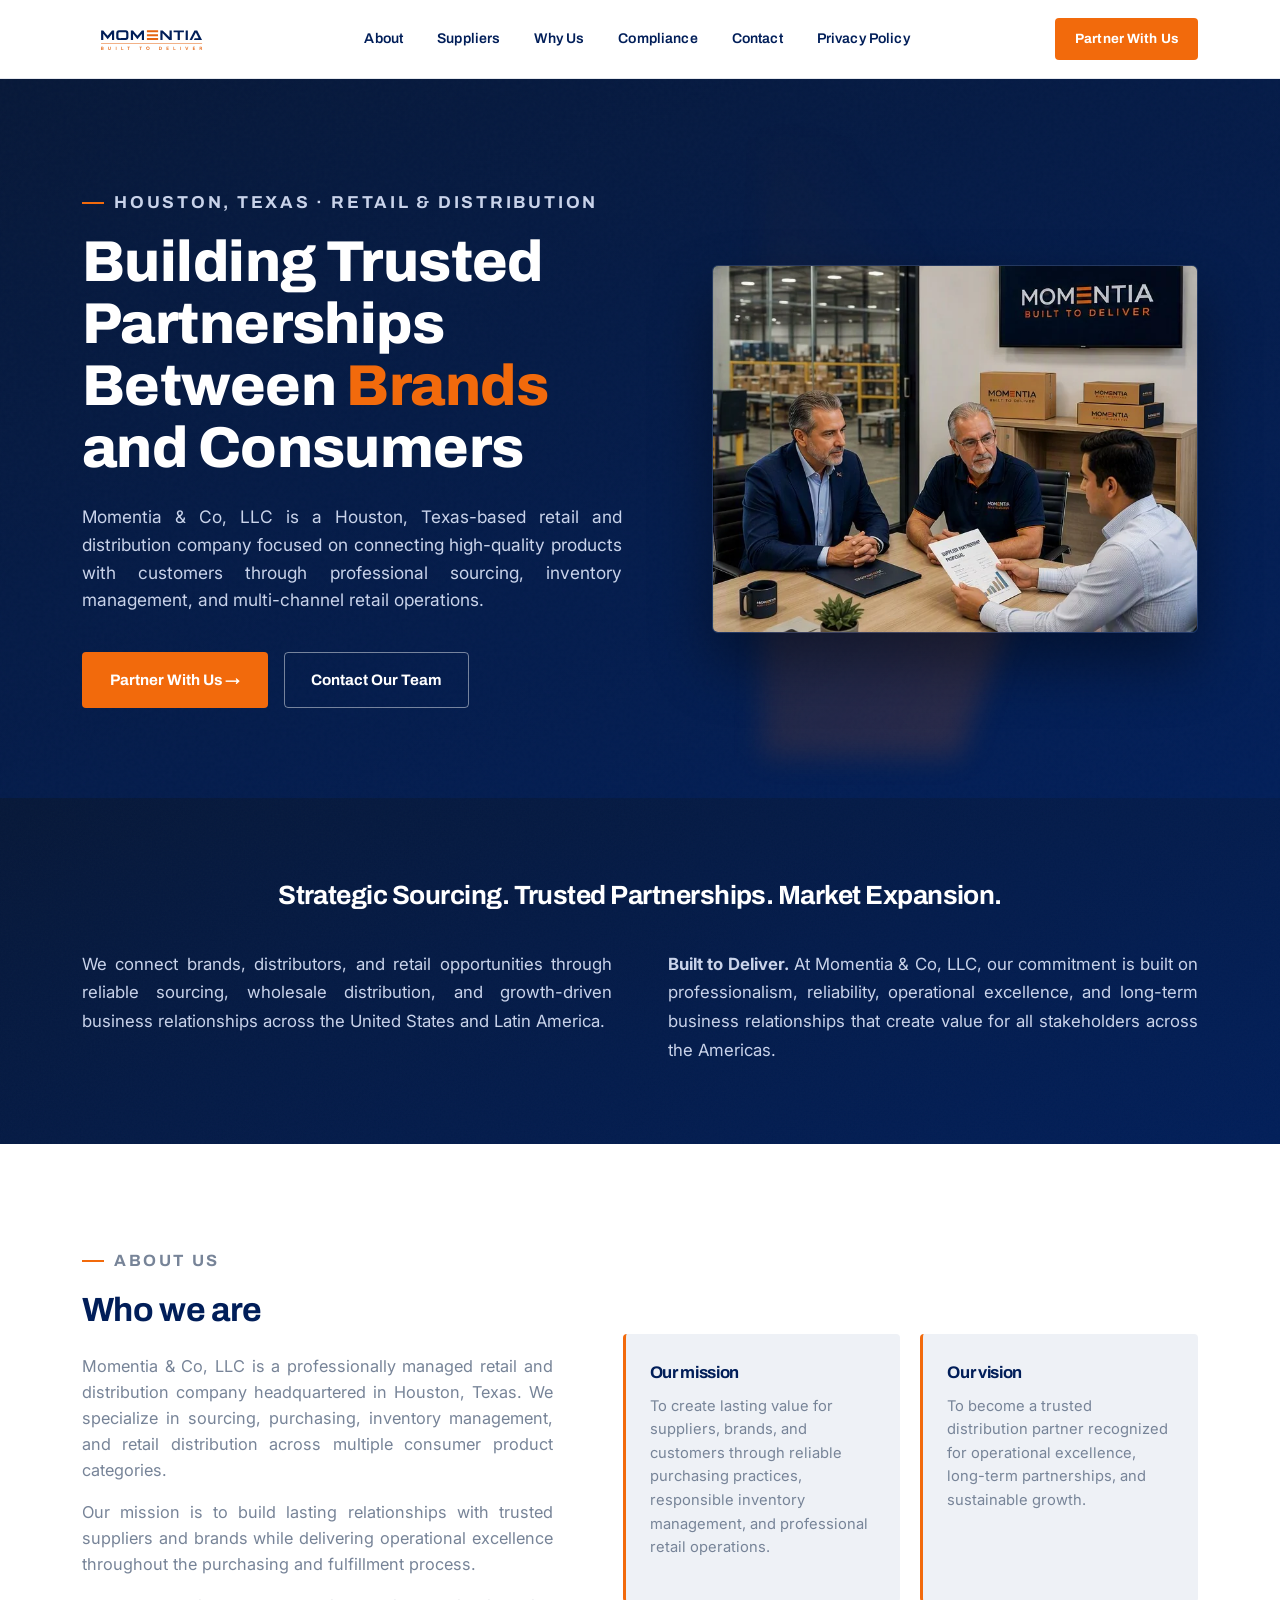
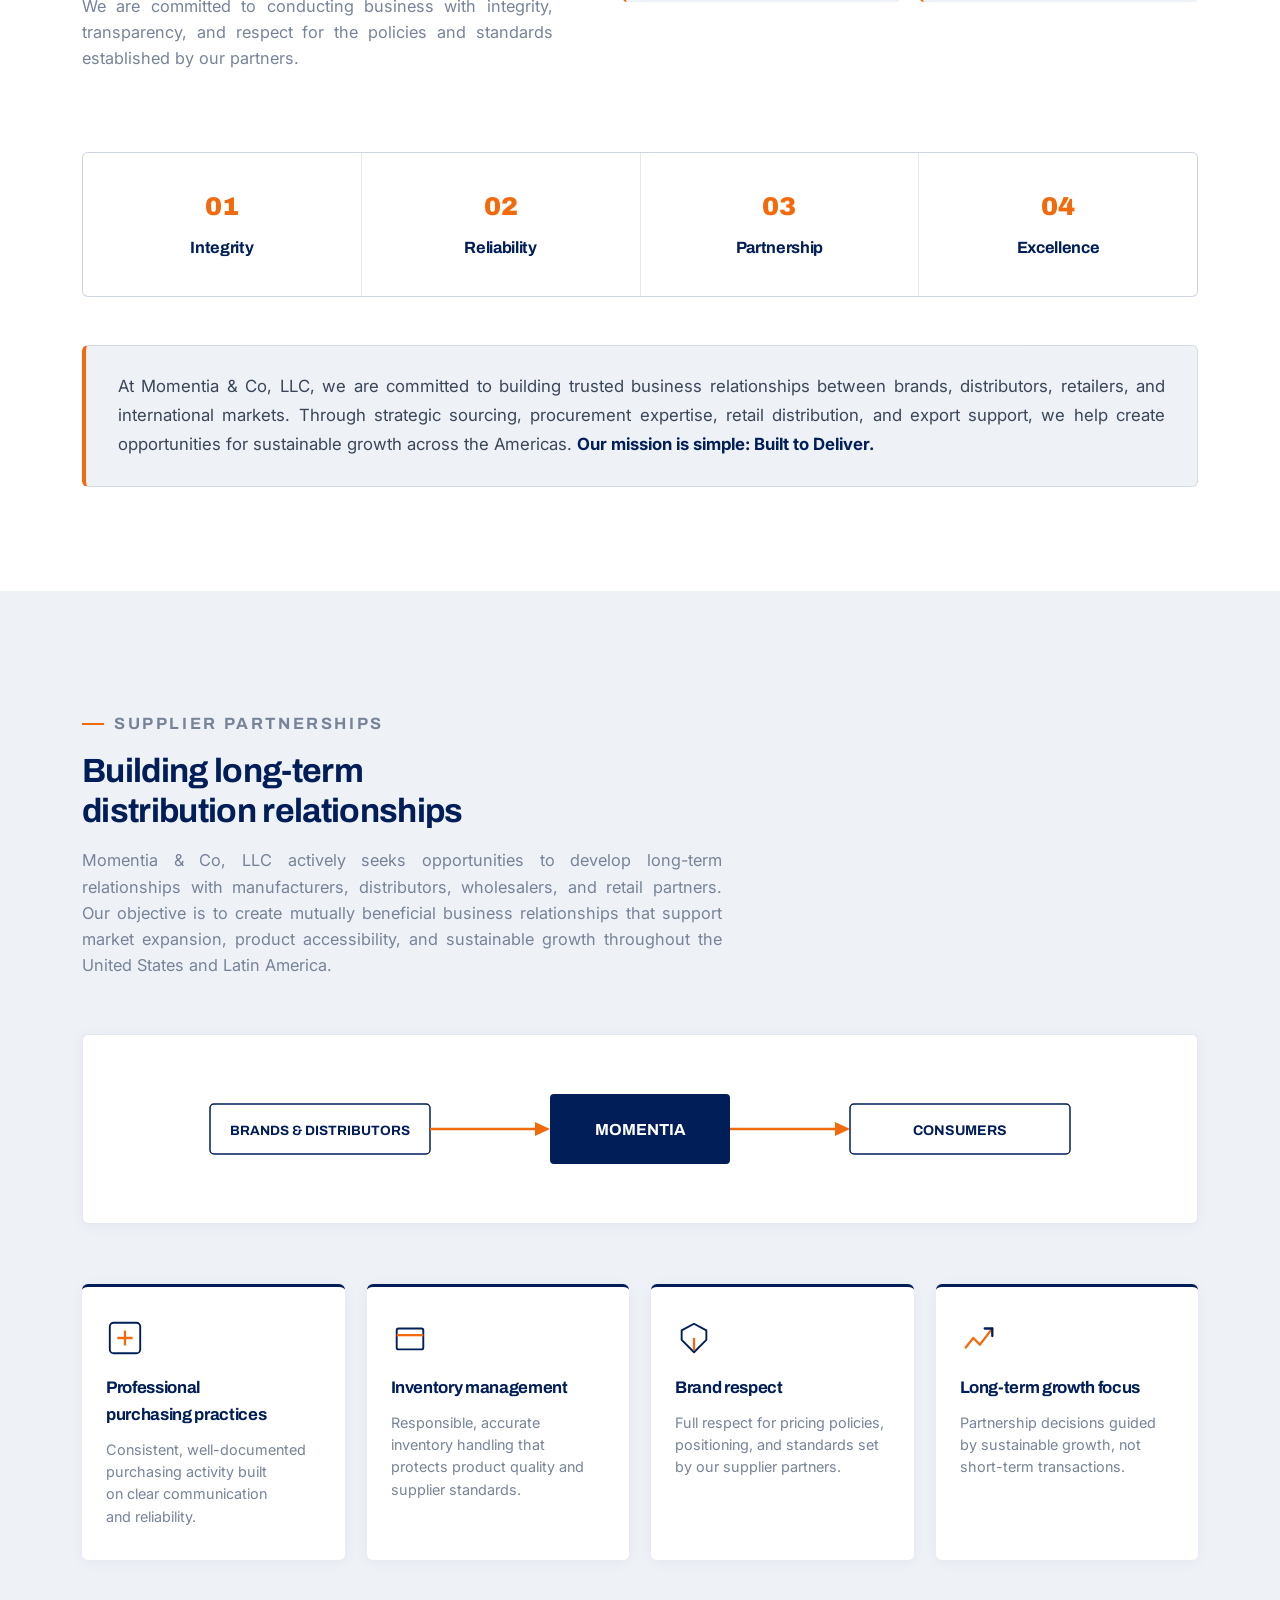
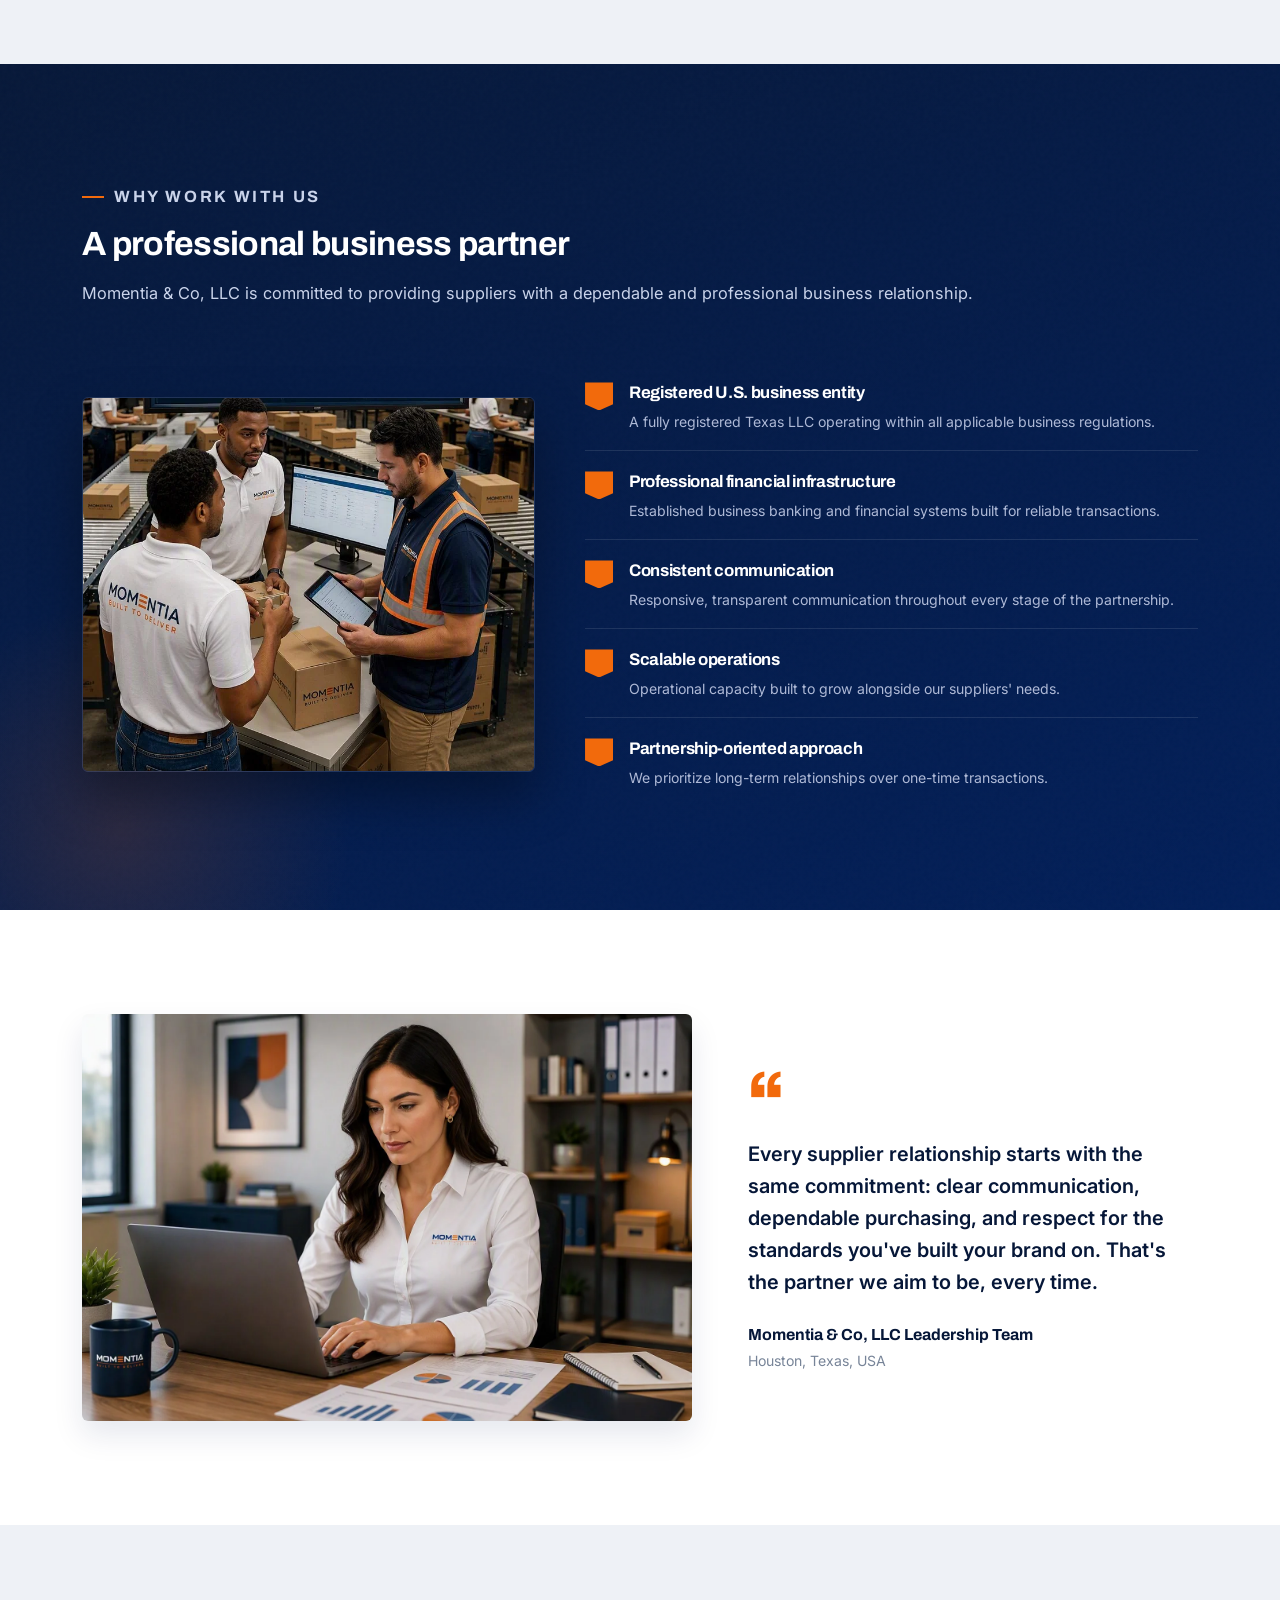
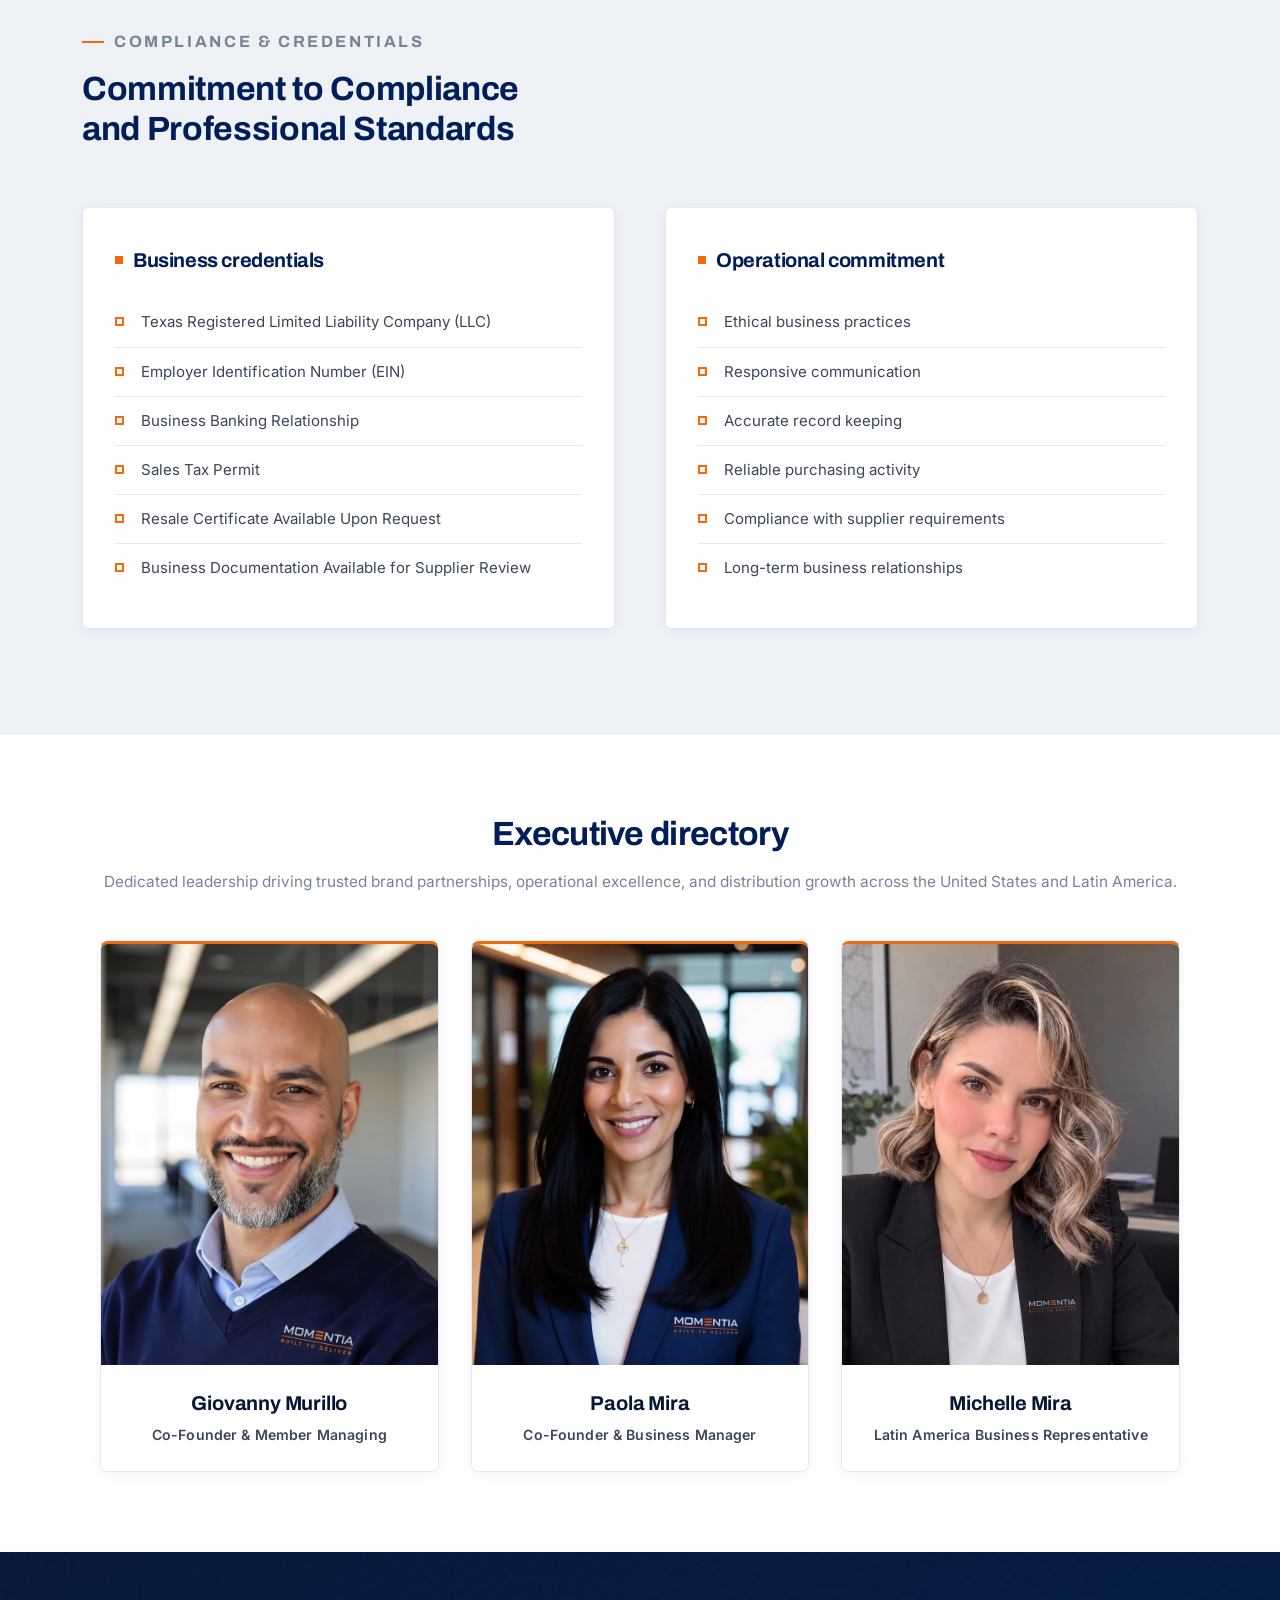
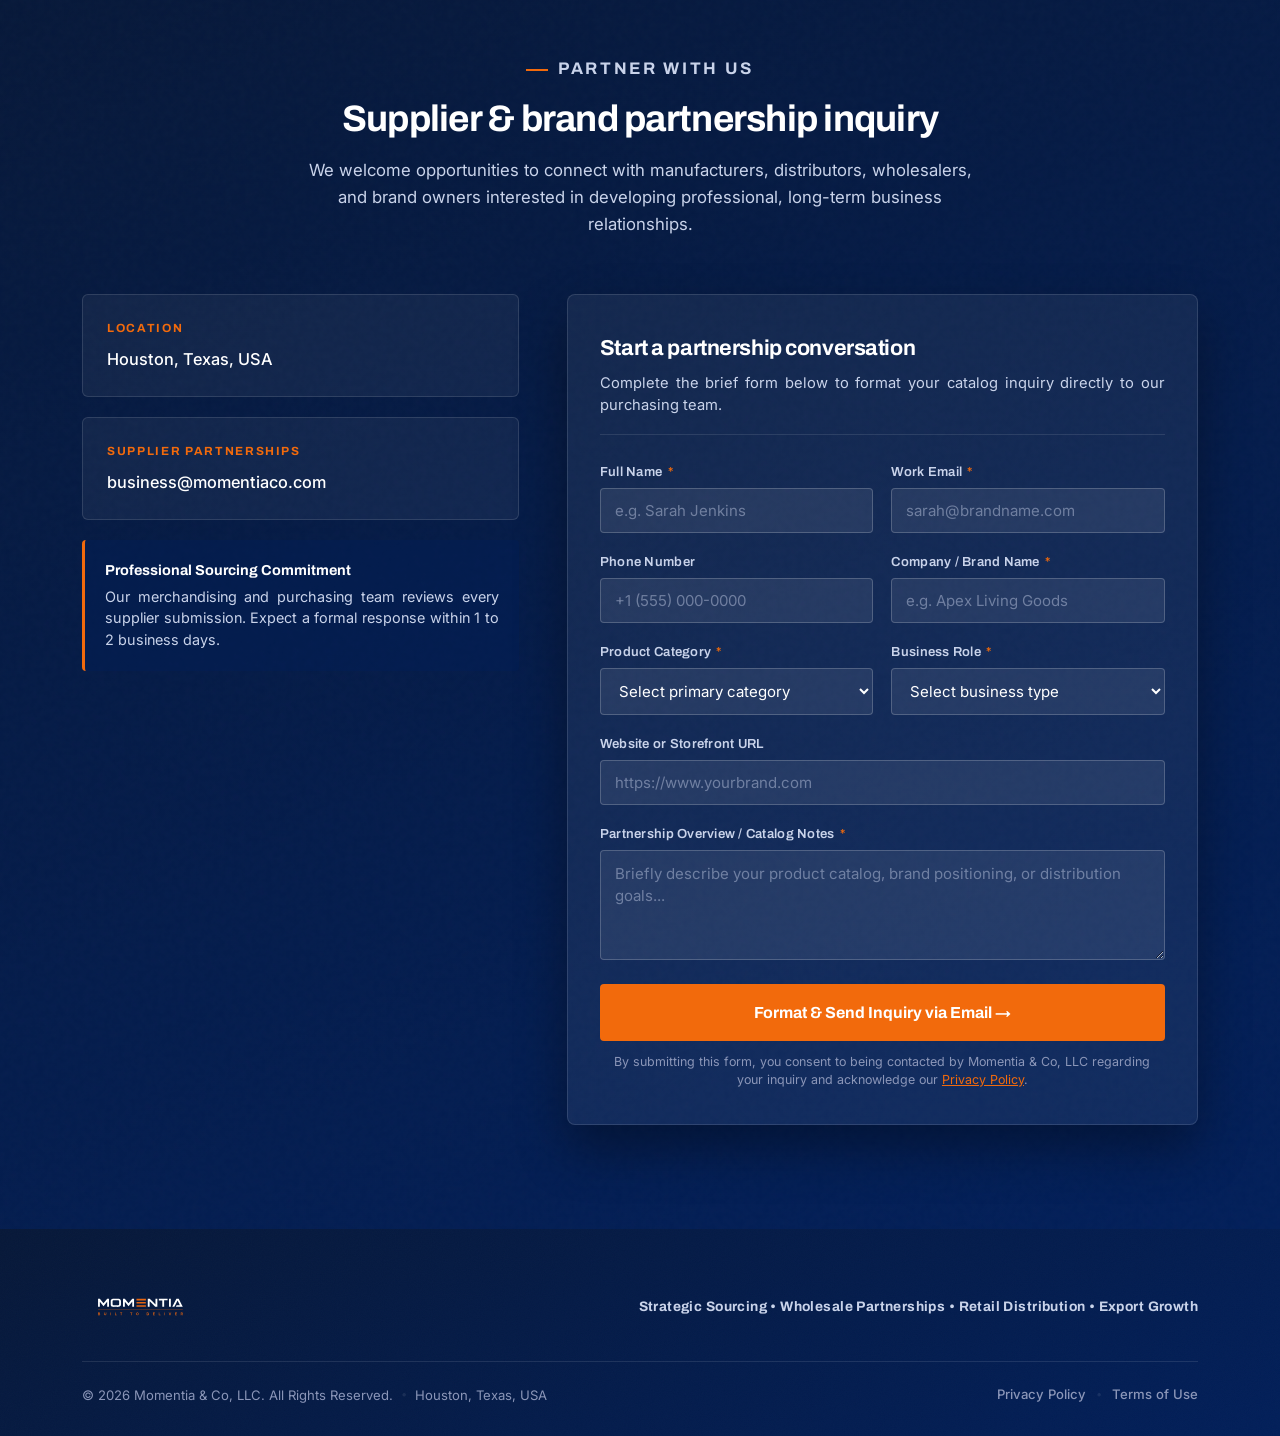
<file: index.html>
<!DOCTYPE html>
<html lang="en">
<head>
  <meta charset="UTF-8">
  <meta name="viewport" content="width=device-width, initial-scale=1.0">
  <title>Momentia &amp; Co, LLC | Built to Deliver</title>
  <meta name="description" content="Momentia &amp; Co, LLC is a Houston, Texas-based retail and distribution company focused on connecting high-quality products with customers through professional sourcing, inventory management, and multi-channel retail operations.">

  <!-- Canonical URL -->
  <link rel="canonical" href="https://jotajota0607.github.io/Momentia/">

  <!-- Favicons Multirresolución y Anti-Caché -->
  <link rel="icon" type="image/x-icon" href="favicon.ico?v=3">
  <link rel="shortcut icon" href="favicon.ico?v=3">
  <link rel="icon" type="image/png" sizes="32x32" href="assets/icons/favicon.png?v=3">
  <link rel="icon" type="image/png" sizes="16x16" href="assets/icons/favicon.png?v=3">
  <link rel="apple-touch-icon" sizes="180x180" href="assets/icons/apple-touch-icon.png?v=3">

  <!-- Open Graph / Redes Sociales (WhatsApp, Facebook, LinkedIn, Telegram) -->
  <meta property="og:type" content="website">
  <meta property="og:url" content="https://jotajota0607.github.io/Momentia/">
  <meta property="og:site_name" content="Momentia &amp; Co, LLC">
  <meta property="og:title" content="Momentia &amp; Co, LLC | Built to Deliver">
  <meta property="og:description" content="Building Trusted Partnerships Between Brands and Consumers. Professional Retail &amp; Distribution in Houston, Texas, USA.">
  <meta property="og:image" content="https://jotajota0607.github.io/Momentia/assets/images/og-preview.jpg">
  <meta property="og:image:secure_url" content="https://jotajota0607.github.io/Momentia/assets/images/og-preview.jpg">
  <meta property="og:image:type" content="image/jpeg">
  <meta property="og:image:width" content="1200">
  <meta property="og:image:height" content="630">
  <meta property="og:image:alt" content="Momentia &amp; Co, LLC - Houston, Texas Retail &amp; Distribution">

  <!-- Twitter / X Cards -->
  <meta name="twitter:card" content="summary_large_image">
  <meta name="twitter:title" content="Momentia &amp; Co, LLC | Built to Deliver">
  <meta name="twitter:description" content="Building Trusted Partnerships Between Brands and Consumers. Professional Retail &amp; Distribution in Houston, Texas, USA.">
  <meta name="twitter:image" content="https://jotajota0607.github.io/Momentia/assets/images/og-preview.jpg">

  <!-- Tipografías de Google con preconnect para evitar bloqueo de renderizado -->
  <link rel="preconnect" href="https://fonts.googleapis.com">
  <link rel="preconnect" href="https://fonts.gstatic.com" crossorigin>
  <link href="https://fonts.googleapis.com/css2?family=Archivo:wght@500;600;700;800;900&family=Inter:wght@400;500;600&display=swap" rel="stylesheet">

  <!-- Hoja de Estilos Modular Maestra -->
  <link rel="stylesheet" href="css/main.css?v=20261021">

  <!-- Marcado Estructurado Schema.org JSON-LD -->
  <script type="application/ld+json">
  {
    "@context": "https://schema.org",
    "@type": "Organization",
    "name": "Momentia & Co, LLC",
    "description": "Strategic Sourcing, Wholesale Partnerships, and Retail Distribution",
    "slogan": "Built to Deliver",
    "address": {
      "@type": "PostalAddress",
      "addressLocality": "Houston",
      "addressRegion": "Texas",
      "addressCountry": "US"
    },
    "email": "business@momentiaco.com"
  }
  </script>
</head>
<body>

  <!-- ==================== CABECERA / NAVEGACIÓN ==================== -->
  <header id="header">
    <div class="nav">
      <a href="#top" class="brand" aria-label="Momentia &amp; Co, LLC Home">
        <img class="brand-logo" src="assets/images/logo-momentia.svg" alt="Momentia &amp; Co, LLC — Built to Deliver" width="137" height="50">
      </a>

      <!-- Botón Hamburguesa para Móvil -->
      <button class="nav-toggle" aria-label="Toggle navigation menu" aria-expanded="false" aria-controls="primary-nav">
        <span class="nav-toggle-icon"></span>
      </button>

      <!-- Enlaces de Navegación -->
      <nav id="primary-nav" class="nav-links">
        <a href="#about">About</a>
        <a href="#suppliers">Suppliers</a>
        <a href="#why">Why Us</a>
        <a href="#compliance">Compliance</a>
        <a href="#contact">Contact</a>
        <a href="legal.html" target="_blank" rel="noopener noreferrer">Privacy Policy</a>
      </nav>

      <a href="#contact" class="nav-cta">Partner With Us</a>
    </div>
  </header>

  <main>
    <!-- ==================== HERO SECTION ==================== -->
    <section class="hero" id="top">
      <div class="wrap hero-inner">
        <div>
          <p class="eyebrow">Houston, Texas · Retail &amp; Distribution</p>
          <h1>Building Trusted Partnerships Between <span>Brands</span> and Consumers</h1>
          <p class="hero-desc">Momentia &amp; Co, LLC is a Houston, Texas-based retail and distribution company focused on connecting high-quality products with customers through professional sourcing, inventory management, and multi-channel retail operations.</p>
          <div class="hero-ctas">
            <a href="#contact" class="btn-primary">Partner With Us &rarr;</a>
            <a href="#contact" class="btn-ghost">Contact Our Team</a>
          </div>
        </div>

        <div class="hero-art">
          <img src="assets/images/hero-partnership.webp" alt="Momentia &amp; Co, LLC leadership meeting with a supplier partner" width="743" height="562" fetchpriority="high">
        </div>
      </div>
    </section>

    <!-- ==================== INTRO STRIP ==================== -->
    <section class="intro">
      <div class="wrap">
        <h3 class="intro-title">Strategic Sourcing. Trusted Partnerships. Market Expansion.</h3>
        <div class="intro-grid">
          <p>We connect brands, distributors, and retail opportunities through reliable sourcing, wholesale distribution, and growth-driven business relationships across the United States and Latin America.</p>
          <p><strong>Built to Deliver.</strong> At Momentia &amp; Co, LLC, our commitment is built on professionalism, reliability, operational excellence, and long-term business relationships that create value for all stakeholders across the Americas.</p>
        </div>
      </div>
    </section>

    <!-- ==================== ABOUT US ==================== -->
    <section id="about">
      <div class="wrap">
        <div class="about-top">
          <div>
            <p class="eyebrow">About Us</p>
            <h2>Who we are</h2>
            <p>Momentia &amp; Co, LLC is a professionally managed retail and distribution company headquartered in Houston, Texas. We specialize in sourcing, purchasing, inventory management, and retail distribution across multiple consumer product categories.</p>
            <p>Our mission is to build lasting relationships with trusted suppliers and brands while delivering operational excellence throughout the purchasing and fulfillment process.</p>
            <p>We are committed to conducting business with integrity, transparency, and respect for the policies and standards established by our partners.</p>
          </div>
          <div class="mv-grid">
            <div class="mv-card">
              <h4>Our mission</h4>
              <p>To create lasting value for suppliers, brands, and customers through reliable purchasing practices, responsible inventory management, and professional retail operations.</p>
            </div>
            <div class="mv-card">
              <h4>Our vision</h4>
              <p>To become a trusted distribution partner recognized for operational excellence, long-term partnerships, and sustainable growth.</p>
            </div>
          </div>
        </div>

        <div class="values-row">
          <div class="value-cell"><span class="num">01</span><h4>Integrity</h4></div>
          <div class="value-cell"><span class="num">02</span><h4>Reliability</h4></div>
          <div class="value-cell"><span class="num">03</span><h4>Partnership</h4></div>
          <div class="value-cell"><span class="num">04</span><h4>Excellence</h4></div>
        </div>

        <div class="about-closing">
          <p>At Momentia &amp; Co, LLC, we are committed to building trusted business relationships between brands, distributors, retailers, and international markets. Through strategic sourcing, procurement expertise, retail distribution, and export support, we help create opportunities for sustainable growth across the Americas. <strong>Our mission is simple: Built to Deliver.</strong></p>
        </div>
      </div>
    </section>

    <!-- ==================== SUPPLIERS ==================== -->
    <section class="suppliers" id="suppliers">
      <div class="wrap">
        <div class="section-head">
          <p class="eyebrow">Supplier Partnerships</p>
          <h2>Building long-term distribution relationships</h2>
          <p>Momentia &amp; Co, LLC actively seeks opportunities to develop long-term relationships with manufacturers, distributors, wholesalers, and retail partners. Our objective is to create mutually beneficial business relationships that support market expansion, product accessibility, and sustainable growth throughout the United States and Latin America.</p>
        </div>

        <!-- Diagrama de Flujo de Distribución Responsivo (Desktop y Móvil) -->
        <div class="flow-diagram">
          <!-- Versión Desktop: Diagrama Horizontal -->
          <svg class="flow-desktop" viewBox="0 0 900 140" xmlns="http://www.w3.org/2000/svg" role="img" aria-label="Distribution flow diagram: Brands &amp; Distributors to Momentia to Consumers">
            <g font-family="var(--font-family-heading)" font-weight="700" fill="var(--navy)">
              <!-- Brands & Distributors node -->
              <rect x="20" y="45" width="220" height="50" rx="4" fill="var(--white)" stroke="var(--navy)" stroke-width="1.5"/>
              <text x="130" y="76" text-anchor="middle" font-size="13.5">BRANDS &amp; DISTRIBUTORS</text>

              <!-- arrow 1 -->
              <line x1="240" y1="70" x2="345" y2="70" stroke="var(--orange)" stroke-width="2.5"/>
              <polygon points="345,63 360,70 345,77" fill="var(--orange)"/>

              <!-- Momentia node -->
              <rect x="360" y="35" width="180" height="70" rx="4" fill="var(--navy)"/>
              <text x="450" y="76" text-anchor="middle" fill="var(--white)" font-size="16">MOMENTIA</text>

              <!-- arrow 2 -->
              <line x1="540" y1="70" x2="645" y2="70" stroke="var(--orange)" stroke-width="2.5"/>
              <polygon points="645,63 660,70 645,77" fill="var(--orange)"/>

              <!-- Consumers node -->
              <rect x="660" y="45" width="220" height="50" rx="4" fill="var(--white)" stroke="var(--navy)" stroke-width="1.5"/>
              <text x="770" y="76" text-anchor="middle" font-size="14">CONSUMERS</text>
            </g>
          </svg>

          <!-- Versión Móvil: Flujo Vertical Apilado (Cero Barras de Desplazamiento) -->
          <div class="flow-mobile" aria-label="Distribution flow diagram: Brands &amp; Distributors to Momentia to Consumers">
            <div class="flow-step-card step-supplier">BRANDS &amp; DISTRIBUTORS</div>
            <div class="flow-arrow-down" aria-hidden="true">
              <svg viewBox="0 0 24 24" fill="none" stroke="var(--orange)" stroke-width="3" stroke-linecap="round" stroke-linejoin="round"><line x1="12" y1="5" x2="12" y2="19"></line><polyline points="19 12 12 19 5 12"></polyline></svg>
            </div>
            <div class="flow-step-card step-momentia">
              MOMENTIA
            </div>
            <div class="flow-arrow-down" aria-hidden="true">
              <svg viewBox="0 0 24 24" fill="none" stroke="var(--orange)" stroke-width="3" stroke-linecap="round" stroke-linejoin="round"><line x1="12" y1="5" x2="12" y2="19"></line><polyline points="19 12 12 19 5 12"></polyline></svg>
            </div>
            <div class="flow-step-card step-retail">CONSUMERS</div>
          </div>
        </div>

        <div class="offer-grid">
          <div class="offer-card">
            <svg class="glyph" viewBox="0 0 40 40" fill="none" aria-hidden="true"><rect x="4" y="4" width="32" height="32" rx="4" stroke="var(--navy)" stroke-width="2"/><path d="M12 20h16M20 12v16" stroke="var(--orange)" stroke-width="2.4"/></svg>
            <h4>Professional purchasing practices</h4>
            <p>Consistent, well-documented purchasing activity built on clear communication and reliability.</p>
          </div>
          <div class="offer-card">
            <svg class="glyph" viewBox="0 0 40 40" fill="none" aria-hidden="true"><rect x="6" y="10" width="28" height="22" rx="2" stroke="var(--navy)" stroke-width="2"/><path d="M6 17h28" stroke="var(--orange)" stroke-width="2.4"/></svg>
            <h4>Inventory management</h4>
            <p>Responsible, accurate inventory handling that protects product quality and supplier standards.</p>
          </div>
          <div class="offer-card">
            <svg class="glyph" viewBox="0 0 40 40" fill="none" aria-hidden="true"><path d="M20 5l13 7v10l-13 13-13-13V12l13-7z" stroke="var(--navy)" stroke-width="2" stroke-linejoin="round"/><path d="M20 20v13" stroke="var(--orange)" stroke-width="2.4"/></svg>
            <h4>Brand respect</h4>
            <p>Full respect for pricing policies, positioning, and standards set by our supplier partners.</p>
          </div>
          <div class="offer-card">
            <svg class="glyph" viewBox="0 0 40 40" fill="none" aria-hidden="true"><path d="M6 30l8-10 7 7 13-17" stroke="var(--orange)" stroke-width="2.4" stroke-linecap="round" stroke-linejoin="round"/><path d="M26 10h8v8" stroke="var(--navy)" stroke-width="2.4" stroke-linecap="round" stroke-linejoin="round"/></svg>
            <h4>Long-term growth focus</h4>
            <p>Partnership decisions guided by sustainable growth, not short-term transactions.</p>
          </div>
        </div>
      </div>
    </section>

    <!-- ==================== WHY WORK WITH US ==================== -->
    <section class="why" id="why">
      <div class="wrap">
        <div class="section-head">
          <p class="eyebrow">Why Work With Us</p>
          <h2>A professional business partner</h2>
          <p>Momentia &amp; Co, LLC is committed to providing suppliers with a dependable and professional business relationship.</p>
        </div>

        <div class="why-body">
          <div class="why-art">
            <img src="assets/images/warehouse-operations.webp" alt="Momentia &amp; Co, LLC fulfillment team managing orders in the warehouse" width="780" height="644" loading="lazy">
          </div>

          <div class="why-list">
            <div class="why-item">
              <span class="mark" aria-hidden="true"></span>
              <div>
                <h4>Registered U.S. business entity</h4>
                <p>A fully registered Texas LLC operating within all applicable business regulations.</p>
              </div>
            </div>
            <div class="why-item">
              <span class="mark" aria-hidden="true"></span>
              <div>
                <h4>Professional financial infrastructure</h4>
                <p>Established business banking and financial systems built for reliable transactions.</p>
              </div>
            </div>
            <div class="why-item">
              <span class="mark" aria-hidden="true"></span>
              <div>
                <h4>Consistent communication</h4>
                <p>Responsive, transparent communication throughout every stage of the partnership.</p>
              </div>
            </div>
            <div class="why-item">
              <span class="mark" aria-hidden="true"></span>
              <div>
                <h4>Scalable operations</h4>
                <p>Operational capacity built to grow alongside our suppliers' needs.</p>
              </div>
            </div>
            <div class="why-item">
              <span class="mark" aria-hidden="true"></span>
              <div>
                <h4>Partnership-oriented approach</h4>
                <p>We prioritize long-term relationships over one-time transactions.</p>
              </div>
            </div>
          </div>
        </div>
      </div>
    </section>

    <!-- ==================== LEADERSHIP ==================== -->
    <section class="leadership">
      <div class="wrap">
        <div class="leadership-photo">
          <img src="assets/images/leadership-team.webp" alt="Momentia &amp; Co, LLC leadership team" width="1536" height="1024" loading="lazy">
        </div>
        <div class="leadership-quote">
          <span class="quote-mark" aria-hidden="true">&ldquo;</span>
          <p class="quote-text">Every supplier relationship starts with the same commitment: clear communication, dependable purchasing, and respect for the standards you've built your brand on. That's the partner we aim to be, every time.</p>
          <div class="quote-attr">
            <strong>Momentia &amp; Co, LLC Leadership Team</strong>
            <span>Houston, Texas, USA</span>
          </div>
        </div>
      </div>
    </section>

    <!-- ==================== COMPLIANCE & CREDENTIALS ==================== -->
    <section class="compliance" id="compliance">
      <div class="wrap">
        <div class="section-head">
          <p class="eyebrow">Compliance &amp; Credentials</p>
          <h2>Commitment to Compliance and Professional Standards</h2>
        </div>
        <div class="cred-box">
          <h3>Business credentials</h3>
          <ul class="cred-list">
            <li>Texas Registered Limited Liability Company (LLC)</li>
            <li>Employer Identification Number (EIN)</li>
            <li>Business Banking Relationship</li>
            <li>Sales Tax Permit</li>
            <li>Resale Certificate Available Upon Request</li>
            <li>Business Documentation Available for Supplier Review</li>
          </ul>
        </div>
        <div class="cred-box">
          <h3>Operational commitment</h3>
          <ul class="cred-list">
            <li>Ethical business practices</li>
            <li>Responsive communication</li>
            <li>Accurate record keeping</li>
            <li>Reliable purchasing activity</li>
            <li>Compliance with supplier requirements</li>
            <li>Long-term business relationships</li>
          </ul>
        </div>
      </div>
    </section>

    <!-- ==================== EXECUTIVE DIRECTORY ==================== -->
    <section class="directory" id="directory">
      <div class="wrap">
        <div class="section-head">
          <h2>Executive directory</h2>
          <p>Dedicated leadership driving trusted brand partnerships, operational excellence, and distribution growth across the United States and Latin America.</p>
        </div>

        <div class="directory-grid">
          <!-- Directivo 1: Giovanny Murillo -->
          <div class="directory-card">
            <div class="directory-image-wrap">
              <img src="assets/images/giovanny-murillo.webp" alt="Giovanny Murillo — Co-Founder &amp; Member Managing" width="800" height="1000" loading="lazy">
            </div>
            <div class="directory-info">
              <h3 class="directory-name">Giovanny Murillo</h3>
              <p class="directory-role">Co-Founder &amp; Member Managing</p>
            </div>
          </div>

          <!-- Directivo 2: Paola Mira -->
          <div class="directory-card">
            <div class="directory-image-wrap">
              <img src="assets/images/paola-mira.webp" alt="Paola Mira — Co-Founder &amp; Business Manager" width="800" height="1000" loading="lazy">
            </div>
            <div class="directory-info">
              <h3 class="directory-name">Paola Mira</h3>
              <p class="directory-role">Co-Founder &amp; Business Manager</p>
            </div>
          </div>

          <!-- Directivo 3: Michelle Mira -->
          <div class="directory-card">
            <div class="directory-image-wrap">
              <img src="assets/images/michelle-mira.webp" alt="Michelle Mira — Latin America Business Representative" width="800" height="1000" loading="lazy">
            </div>
            <div class="directory-info">
              <h3 class="directory-name">Michelle Mira</h3>
              <p class="directory-role">Latin America Business Representative</p>
            </div>
          </div>
        </div>
      </div>
    </section>

    <!-- ==================== CONTACT ==================== -->
    <section class="contact" id="contact">
      <div class="wrap">
        <div class="contact-intro">
          <p class="eyebrow">Partner With Us</p>
          <h2>Supplier &amp; brand partnership inquiry</h2>
          <p>We welcome opportunities to connect with manufacturers, distributors, wholesalers, and brand owners interested in developing professional, long-term business relationships.</p>
        </div>

        <div class="contact-layout">
          <!-- Columna Izquierda: Información Institucional -->
          <div class="contact-info">
            <div class="contact-card">
              <div class="label">Location</div>
              <div class="val">Houston, Texas, USA</div>
            </div>
            <div class="contact-card">
              <div class="label">Supplier Partnerships</div>
              <a class="val" href="mailto:business@momentiaco.com" target="_blank" rel="noopener noreferrer">business@momentiaco.com</a>
            </div>

            <div class="response-notice">
              <strong>Professional Sourcing Commitment</strong>
              Our merchandising and purchasing team reviews every supplier submission. Expect a formal response within 1 to 2 business days.
            </div>
          </div>

          <!-- Columna Derecha: Formulario Interactivo -->
          <div class="supplier-form-card">
            <div class="supplier-form-header">
              <h3>Start a partnership conversation</h3>
              <p>Complete the brief form below to format your catalog inquiry directly to our purchasing team.</p>
            </div>

            <form id="supplier-form" novalidate>
              <div class="form-grid">
                <div class="form-group">
                  <label for="supplier-name">Full Name <span class="req">*</span></label>
                  <input type="text" id="supplier-name" name="name" placeholder="e.g. Sarah Jenkins" required>
                </div>

                <div class="form-group">
                  <label for="supplier-email">Work Email <span class="req">*</span></label>
                  <input type="email" id="supplier-email" name="email" placeholder="sarah@brandname.com" required>
                </div>

                <div class="form-group">
                  <label for="supplier-phone">Phone Number</label>
                  <input type="tel" id="supplier-phone" name="phone" placeholder="+1 (555) 000-0000">
                </div>

                <div class="form-group">
                  <label for="supplier-company">Company / Brand Name <span class="req">*</span></label>
                  <input type="text" id="supplier-company" name="company" placeholder="e.g. Apex Living Goods" required>
                </div>

                <div class="form-group">
                  <label for="supplier-category">Product Category <span class="req">*</span></label>
                  <select id="supplier-category" name="category" required>
                    <option value="" disabled selected>Select primary category</option>
                    <option value="Home &amp; Kitchen">Home &amp; Kitchen</option>
                    <option value="Health &amp; Personal Care">Health &amp; Personal Care</option>
                    <option value="Sports &amp; Outdoors">Sports &amp; Outdoors</option>
                    <option value="Consumer Electronics">Consumer Electronics</option>
                    <option value="Beauty &amp; Grooming">Beauty &amp; Grooming</option>
                    <option value="Tools &amp; Home Improvement">Tools &amp; Home Improvement</option>
                    <option value="Other Consumer Products">Other Consumer Products</option>
                  </select>
                </div>

                <div class="form-group">
                  <label for="supplier-role">Business Role <span class="req">*</span></label>
                  <select id="supplier-role" name="role" required>
                    <option value="" disabled selected>Select business type</option>
                    <option value="Manufacturer / Brand Owner">Manufacturer / Brand Owner</option>
                    <option value="Authorized Distributor">Authorized Distributor</option>
                    <option value="Wholesaler">Wholesaler</option>
                    <option value="Importer / Agent">Importer / Agent</option>
                  </select>
                </div>

                <div class="form-group full-width">
                  <label for="supplier-website">Website or Storefront URL</label>
                  <input type="url" id="supplier-website" name="website" placeholder="https://www.yourbrand.com">
                </div>

                <div class="form-group full-width">
                  <label for="supplier-message">Partnership Overview / Catalog Notes <span class="req">*</span></label>
                  <textarea id="supplier-message" name="message" placeholder="Briefly describe your product catalog, brand positioning, or distribution goals..." required></textarea>
                </div>
              </div>

              <div class="form-footer">
                <a id="supplier-submit-btn" href="#" class="btn-primary" target="_blank" rel="noopener noreferrer" role="button">Format &amp; Send Inquiry via Email &rarr;</a>
                <p class="form-security-note">
                  By submitting this form, you consent to being contacted by Momentia &amp; Co, LLC regarding your inquiry and acknowledge our <a href="legal.html" target="_blank" rel="noopener noreferrer" >Privacy Policy</a>.
                </p>
              </div>
            </form>

            <!-- Panel de Confirmación / Respaldo -->
            <div id="form-feedback" class="hidden" role="region" aria-live="polite"></div>
          </div>
        </div>
      </div>
    </section>
  </main>

  <!-- ==================== PIE DE PÁGINA ==================== -->
  <footer>
    <div class="wrap">
      <div class="footer-top">
        <a href="#top" class="brand" aria-label="Momentia &amp; Co, LLC Home">
          <img class="brand-logo" src="assets/images/logo-momentia-white.svg" alt="Momentia &amp; Co, LLC — Built to Deliver" width="115" height="42">
        </a>
        <div class="footer-tag">Strategic Sourcing &bull; Wholesale Partnerships &bull; Retail Distribution &bull; Export Growth</div>
      </div>
      <div class="footer-bottom">
        <div class="footer-copy">
          <span>&copy; 2026 Momentia &amp; Co, LLC. All Rights Reserved.</span>
          <span class="footer-sep">&bull;</span>
          <span>Houston, Texas, USA</span>
        </div>
        <div class="footer-links">
          <a href="legal.html" target="_blank" rel="noopener noreferrer">Privacy Policy</a>
          <span class="footer-sep">&bull;</span>
          <a href="legal.html" target="_blank" rel="noopener noreferrer">Terms of Use</a>
        </div>
      </div>
    </div>
  </footer>

  <!-- Script Modular ES6+ -->
  <script src="js/main.js" defer></script>
</body>
</html>
</file>
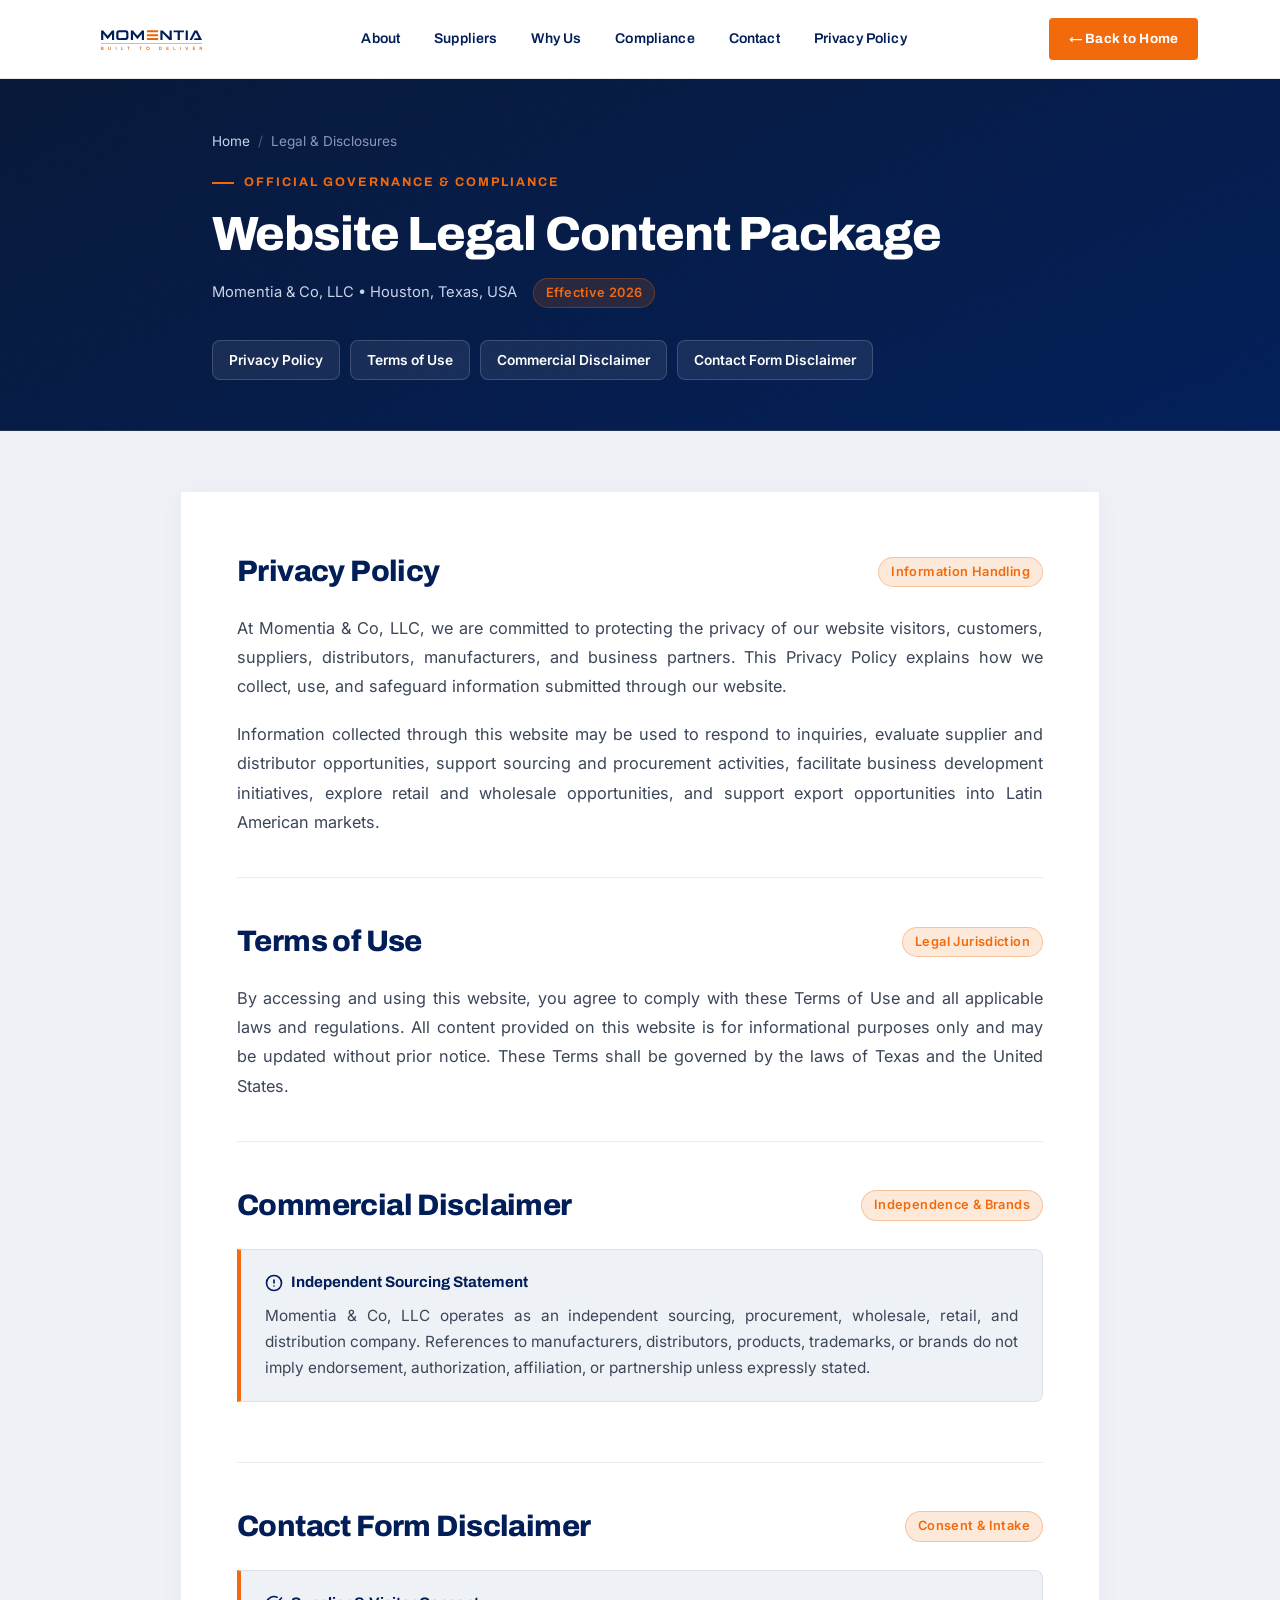
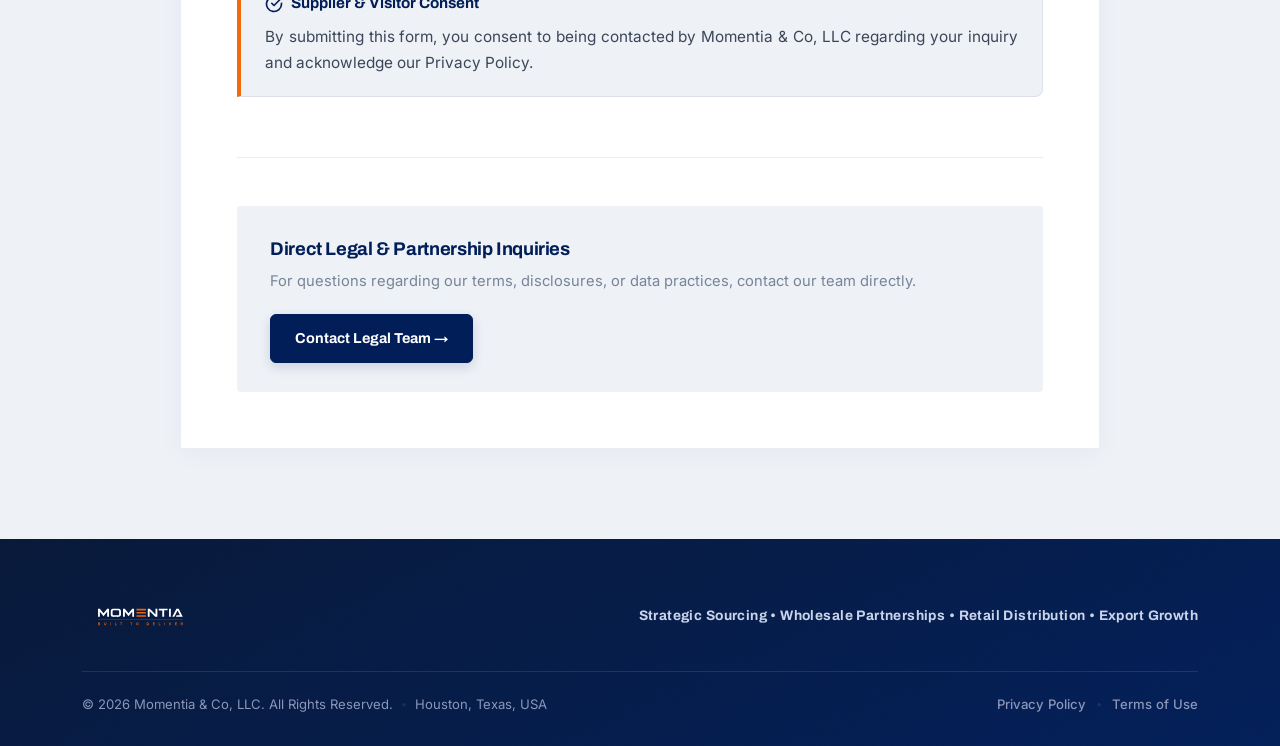
<file: legal.html>
<!DOCTYPE html>
<html lang="en">
<head>
  <meta charset="UTF-8">
  <meta name="viewport" content="width=device-width, initial-scale=1.0">
  <title>Privacy Policy &amp; Terms of Use | Momentia &amp; Co, LLC</title>
  <meta name="description" content="Official Privacy Policy, Terms of Use, and Commercial Disclaimers for Momentia &amp; Co, LLC — Strategic Sourcing, Wholesale Partnerships, and Retail Distribution in Houston, Texas, USA.">
  <meta name="author" content="Momentia &amp; Co, LLC">
  <meta name="robots" content="index, follow">

  <!-- Favicons Multi-Resolución Anti-Caché -->
  <link rel="icon" type="image/x-icon" href="favicon.ico?v=3">
  <link rel="icon" type="image/png" sizes="32x32" href="assets/icons/favicon-32x32.png?v=3">
  <link rel="icon" type="image/png" sizes="16x16" href="assets/icons/favicon-16x16.png?v=3">
  <link rel="apple-touch-icon" sizes="180x180" href="assets/icons/apple-touch-icon.png?v=3">

  <!-- Tipografía Oficial Google Fonts -->
  <link rel="preconnect" href="https://fonts.googleapis.com">
  <link rel="preconnect" href="https://fonts.gstatic.com" crossorigin>
  <link href="https://fonts.googleapis.com/css2?family=Archivo:wght@500;600;700;800;900&family=Inter:wght@400;500;600;700&display=swap" rel="stylesheet">

  <!-- Estilos Modulares -->
  <link rel="stylesheet" href="css/main.css?v=20261021">
</head>
<body>

  <!-- ==================== CABECERA / NAVEGACIÓN ==================== -->
  <header id="header">
    <div class="nav">
      <a href="index.html" class="brand" aria-label="Momentia &amp; Co, LLC Home">
        <img class="brand-logo" src="assets/images/logo-momentia.svg" alt="Momentia &amp; Co, LLC — Built to Deliver" width="137" height="50">
      </a>

      <!-- Botón Hamburguesa para Móvil -->
      <button class="nav-toggle" aria-label="Toggle navigation menu" aria-expanded="false" aria-controls="primary-nav">
        <span class="nav-toggle-icon"></span>
      </button>

      <!-- Enlaces de Navegación -->
      <nav id="primary-nav" class="nav-links">
        <a href="index.html#about">About</a>
        <a href="index.html#suppliers">Suppliers</a>
        <a href="index.html#why">Why Us</a>
        <a href="index.html#compliance">Compliance</a>
        <a href="index.html#contact">Contact</a>
        <a href="#privacy" class="active">Privacy Policy</a>
      </nav>

      <a href="index.html" class="nav-cta">&larr; Back to Home</a>
    </div>
  </header>

  <main>
    <!-- ==================== HERO LEGAL ==================== -->
    <section class="legal-hero">
      <div class="wrap legal-hero-inner">
        <div class="legal-breadcrumb">
          <a href="index.html">Home</a>
          <span class="sep">/</span>
          <span>Legal &amp; Disclosures</span>
        </div>

        <p class="eyebrow">Official Governance &amp; Compliance</p>
        <h1>Website Legal Content Package</h1>

        <div class="legal-hero-meta">
          <span>Momentia &amp; Co, LLC &bull; Houston, Texas, USA</span>
          <span class="legal-badge">Effective 2026</span>
        </div>

        <div class="legal-nav-pills" role="navigation" aria-label="Quick jump to legal sections">
          <a href="#privacy" class="legal-nav-pill">Privacy Policy</a>
          <a href="#terms" class="legal-nav-pill">Terms of Use</a>
          <a href="#commercial-disclaimer" class="legal-nav-pill">Commercial Disclaimer</a>
          <a href="#contact-disclaimer" class="legal-nav-pill">Contact Form Disclaimer</a>
        </div>
      </div>
    </section>

    <!-- ==================== CONTENIDO LEGAL ==================== -->
    <section class="legal-body">
      <div class="wrap">
        <article class="legal-card">

          <!-- 1. PRIVACY POLICY -->
          <div class="legal-section" id="privacy">
            <div class="legal-section-header">
              <h2>Privacy Policy</h2>
              <span class="legal-badge">Information Handling</span>
            </div>
            <p>At Momentia &amp; Co, LLC, we are committed to protecting the privacy of our website visitors, customers, suppliers, distributors, manufacturers, and business partners. This Privacy Policy explains how we collect, use, and safeguard information submitted through our website.</p>
            <p>Information collected through this website may be used to respond to inquiries, evaluate supplier and distributor opportunities, support sourcing and procurement activities, facilitate business development initiatives, explore retail and wholesale opportunities, and support export opportunities into Latin American markets.</p>
          </div>

          <!-- 2. TERMS OF USE -->
          <div class="legal-section" id="terms">
            <div class="legal-section-header">
              <h2>Terms of Use</h2>
              <span class="legal-badge">Legal Jurisdiction</span>
            </div>
            <p>By accessing and using this website, you agree to comply with these Terms of Use and all applicable laws and regulations. All content provided on this website is for informational purposes only and may be updated without prior notice. These Terms shall be governed by the laws of Texas and the United States.</p>
          </div>

          <!-- 3. COMMERCIAL DISCLAIMER -->
          <div class="legal-section" id="commercial-disclaimer">
            <div class="legal-section-header">
              <h2>Commercial Disclaimer</h2>
              <span class="legal-badge">Independence &amp; Brands</span>
            </div>
            <div class="legal-callout">
              <div class="legal-callout-title">
                <svg width="18" height="18" viewBox="0 0 24 24" fill="none" stroke="currentColor" stroke-width="2.2" stroke-linecap="round" stroke-linejoin="round">
                  <circle cx="12" cy="12" r="10"></circle>
                  <line x1="12" y1="8" x2="12" y2="12"></line>
                  <line x1="12" y1="16" x2="12.01" y2="16"></line>
                </svg>
                Independent Sourcing Statement
              </div>
              <p>Momentia &amp; Co, LLC operates as an independent sourcing, procurement, wholesale, retail, and distribution company. References to manufacturers, distributors, products, trademarks, or brands do not imply endorsement, authorization, affiliation, or partnership unless expressly stated.</p>
            </div>
          </div>

          <!-- 4. CONTACT FORM DISCLAIMER -->
          <div class="legal-section" id="contact-disclaimer">
            <div class="legal-section-header">
              <h2>Contact Form Disclaimer</h2>
              <span class="legal-badge">Consent &amp; Intake</span>
            </div>
            <div class="legal-callout">
              <div class="legal-callout-title">
                <svg width="18" height="18" viewBox="0 0 24 24" fill="none" stroke="currentColor" stroke-width="2.2" stroke-linecap="round" stroke-linejoin="round">
                  <path d="M22 11.08V12a10 10 0 1 1-5.93-9.14"></path>
                  <polyline points="22 4 12 14.01 9 11.01"></polyline>
                </svg>
                Supplier &amp; Visitor Consent
              </div>
              <p>By submitting this form, you consent to being contacted by Momentia &amp; Co, LLC regarding your inquiry and acknowledge our Privacy Policy.</p>
            </div>
          </div>

          <!-- Contact Box -->
          <div class="legal-contact-box">
            <div class="legal-contact-text">
              <h3>Direct Legal &amp; Partnership Inquiries</h3>
              <p>For questions regarding our terms, disclosures, or data practices, contact our team directly.</p>
            </div>
            <a href="mailto:business@momentiaco.com" class="legal-contact-btn" target="_blank" rel="noopener noreferrer">
              Contact Legal Team &rarr;
            </a>
          </div>

        </article>
      </div>
    </section>
  </main>

  <!-- ==================== PIE DE PÁGINA ==================== -->
  <footer>
    <div class="wrap">
      <div class="footer-top">
        <a href="index.html" class="brand" aria-label="Momentia &amp; Co, LLC Home">
          <img class="brand-logo" src="assets/images/logo-momentia-white.svg" alt="Momentia &amp; Co, LLC — Built to Deliver" width="115" height="42">
        </a>
        <div class="footer-tag">Strategic Sourcing &bull; Wholesale Partnerships &bull; Retail Distribution &bull; Export Growth</div>
      </div>
      <div class="footer-bottom">
        <div class="footer-copy">
          <span>&copy; 2026 Momentia &amp; Co, LLC. All Rights Reserved.</span>
          <span class="footer-sep">&bull;</span>
          <span>Houston, Texas, USA</span>
        </div>
        <div class="footer-links">
          <a href="#privacy">Privacy Policy</a>
          <span class="footer-sep">&bull;</span>
          <a href="#terms">Terms of Use</a>
        </div>
      </div>
    </div>
  </footer>

  <!-- Script Modular ES6+ -->
  <script src="js/main.js" defer></script>
</body>
</html>
</file>
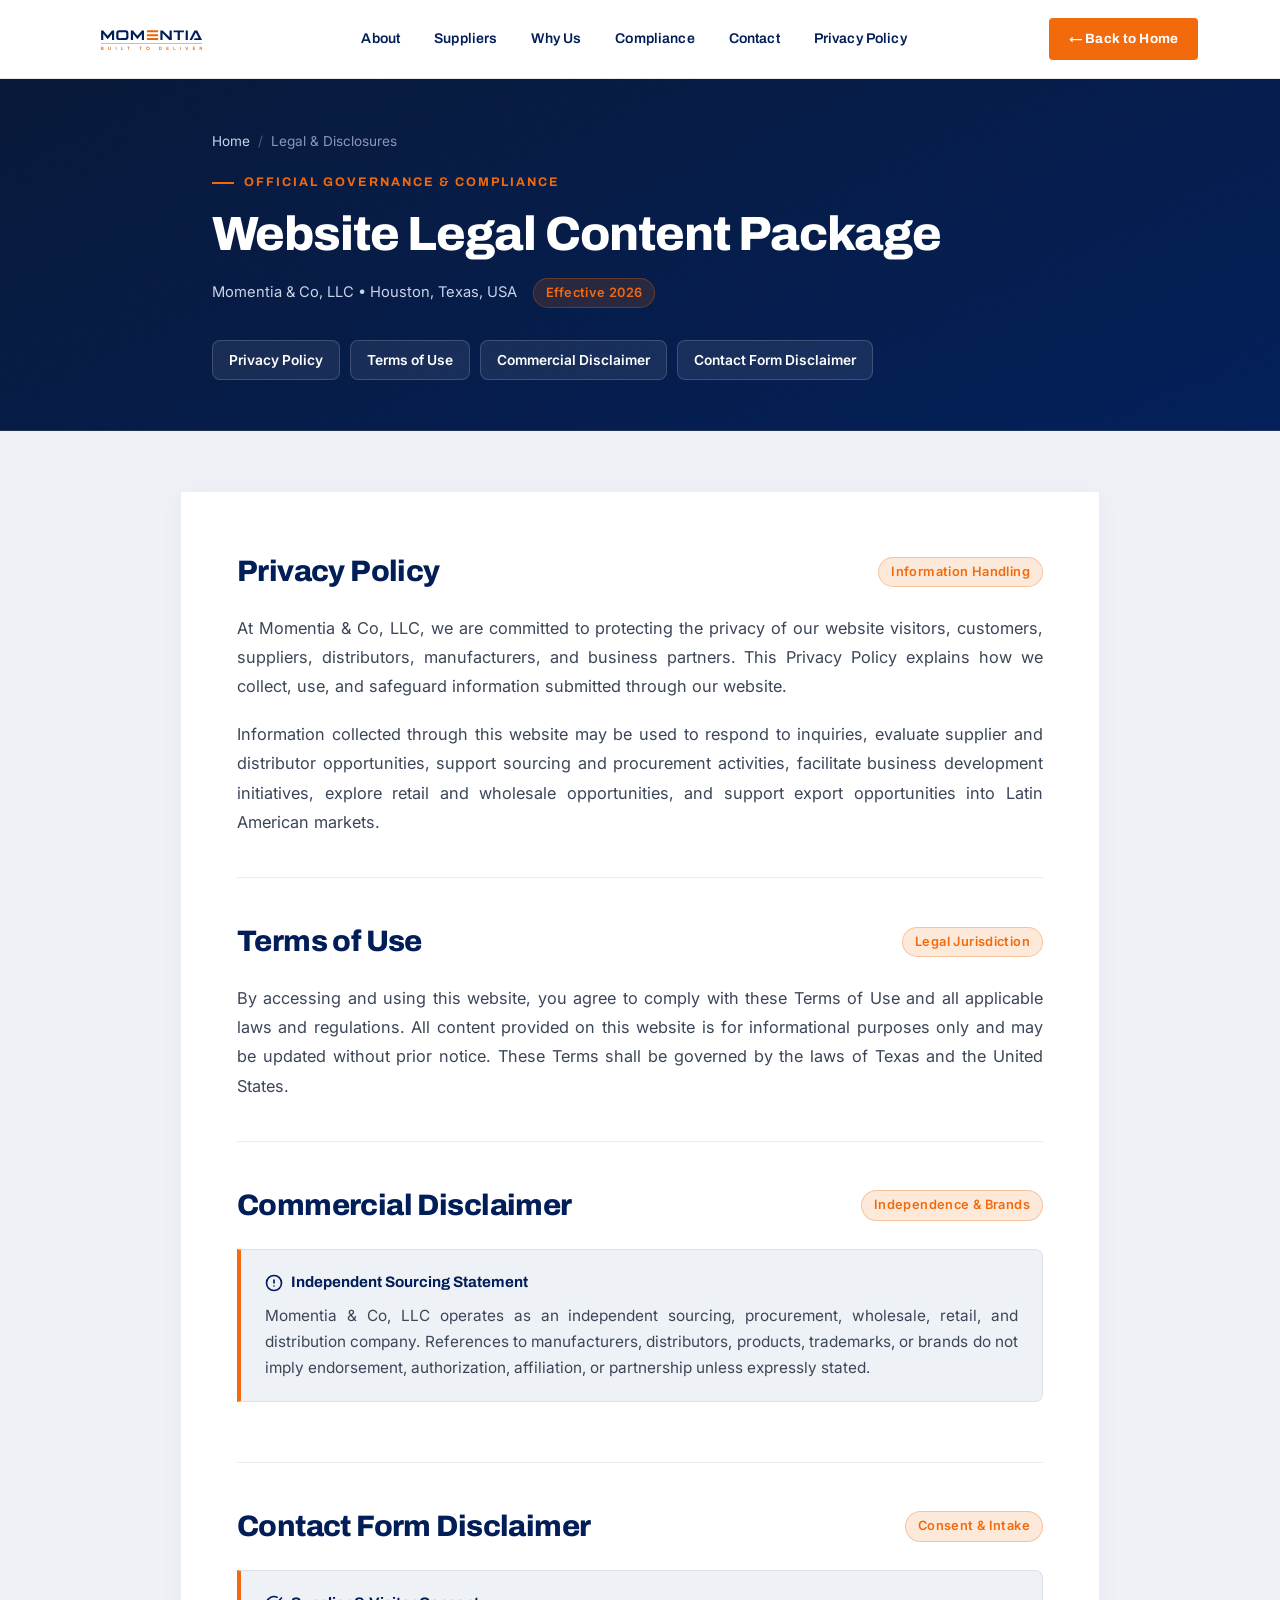
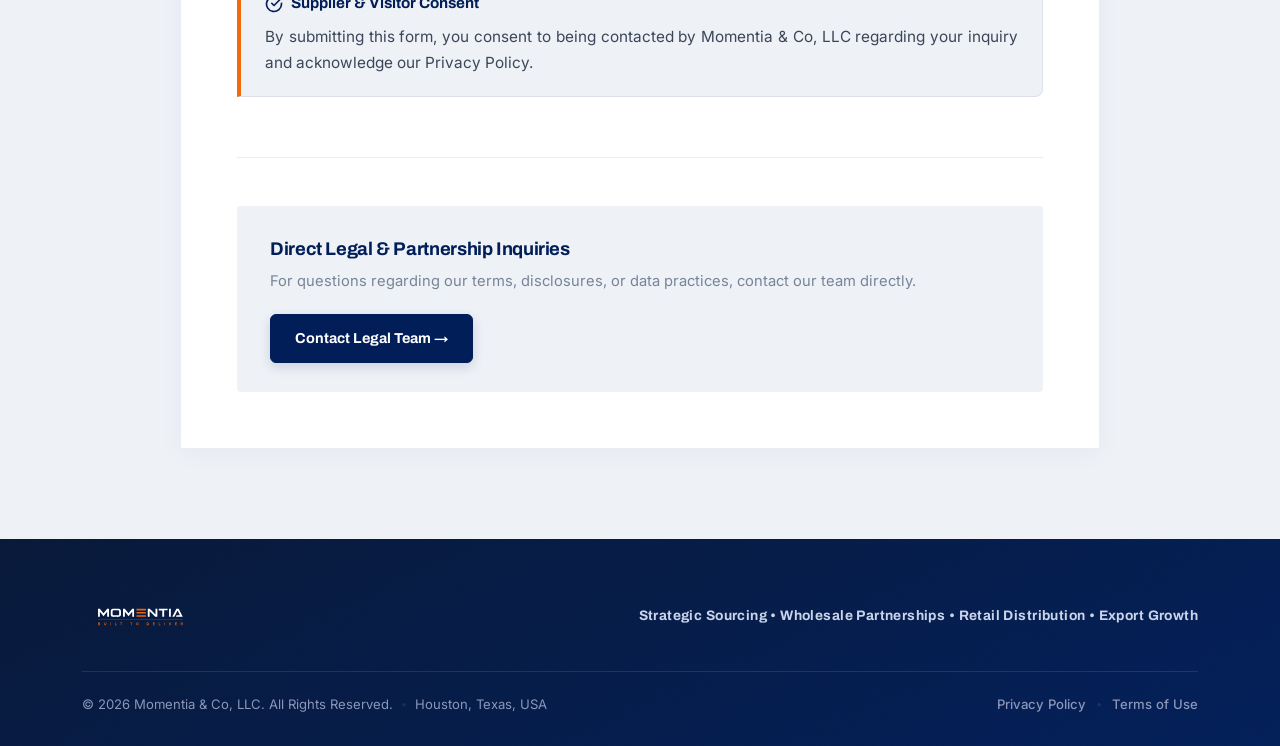
<file: privacy.html>
<!DOCTYPE html>
<html lang="en">
<head>
  <meta charset="UTF-8">
  <meta http-equiv="refresh" content="0; url=legal.html">
  <title>Privacy Policy - Momentia &amp; Co, LLC</title>
  <link rel="canonical" href="legal.html">
  <script>window.location.replace("legal.html");</script>
</head>
<body>
  <p>Redirecting to <a href="legal.html">Privacy Policy</a>...</p>
</body>
</html>
</file>
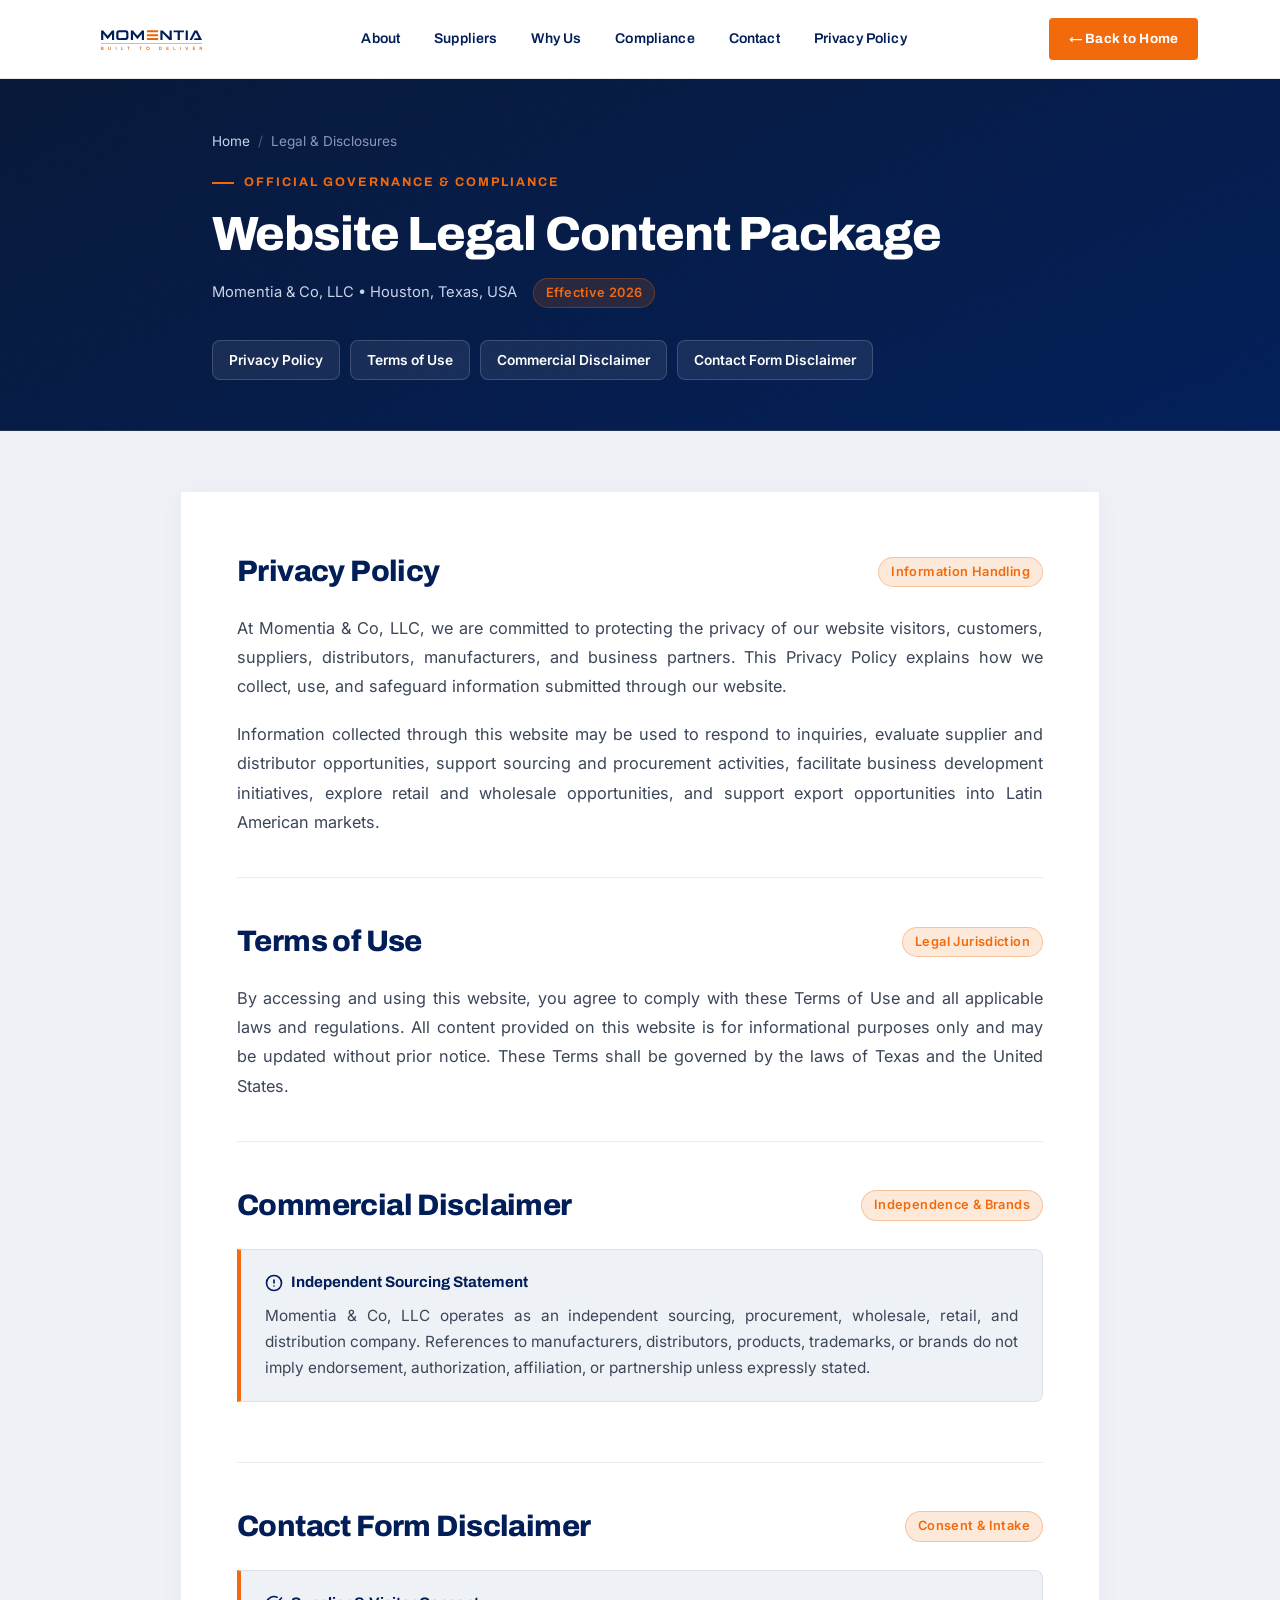
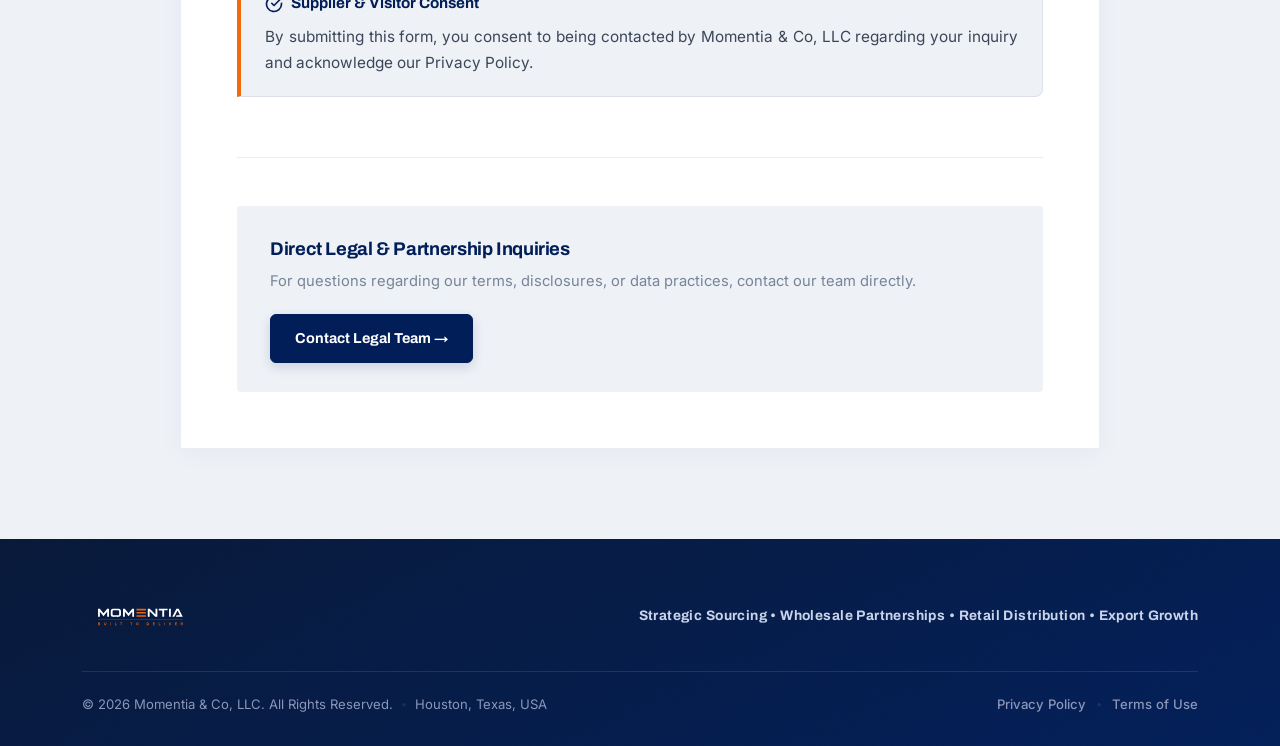
<file: terms.html>
<!DOCTYPE html>
<html lang="en">
<head>
  <meta charset="UTF-8">
  <meta http-equiv="refresh" content="0; url=legal.html">
  <title>Terms of Use - Momentia &amp; Co, LLC</title>
  <link rel="canonical" href="legal.html">
  <script>window.location.replace("legal.html");</script>
</head>
<body>
  <p>Redirecting to <a href="legal.html">Terms of Use</a>...</p>
</body>
</html>
</file>
<file: css/main.css>
/**
 * main.css - Hoja de Estilos Maestra de Momentia & Co, LLC
 * Orquesta la arquitectura modular en orden de cascada y especificidad:
 * 1. Tokens y Variables
 * 2. Reset y Reglas Base
 * 3. Layout (Cabecera y Pie de Página)
 * 4. Componentes Específicos
 */

/* 1. Design Tokens */
@import url('variables.css');

/* 2. Reset y Base */
@import url('base.css');

/* 3. Layout */
@import url('layout/header.css');
@import url('layout/footer.css');

/* 4. Componentes */
@import url('components/hero.css');
@import url('components/intro.css');
@import url('components/about.css');
@import url('components/suppliers.css');
@import url('components/why.css');
@import url('components/leadership.css');
@import url('components/compliance.css');
@import url('components/directory.css');
@import url('components/contact.css');
@import url('components/legal.css');
</file>
